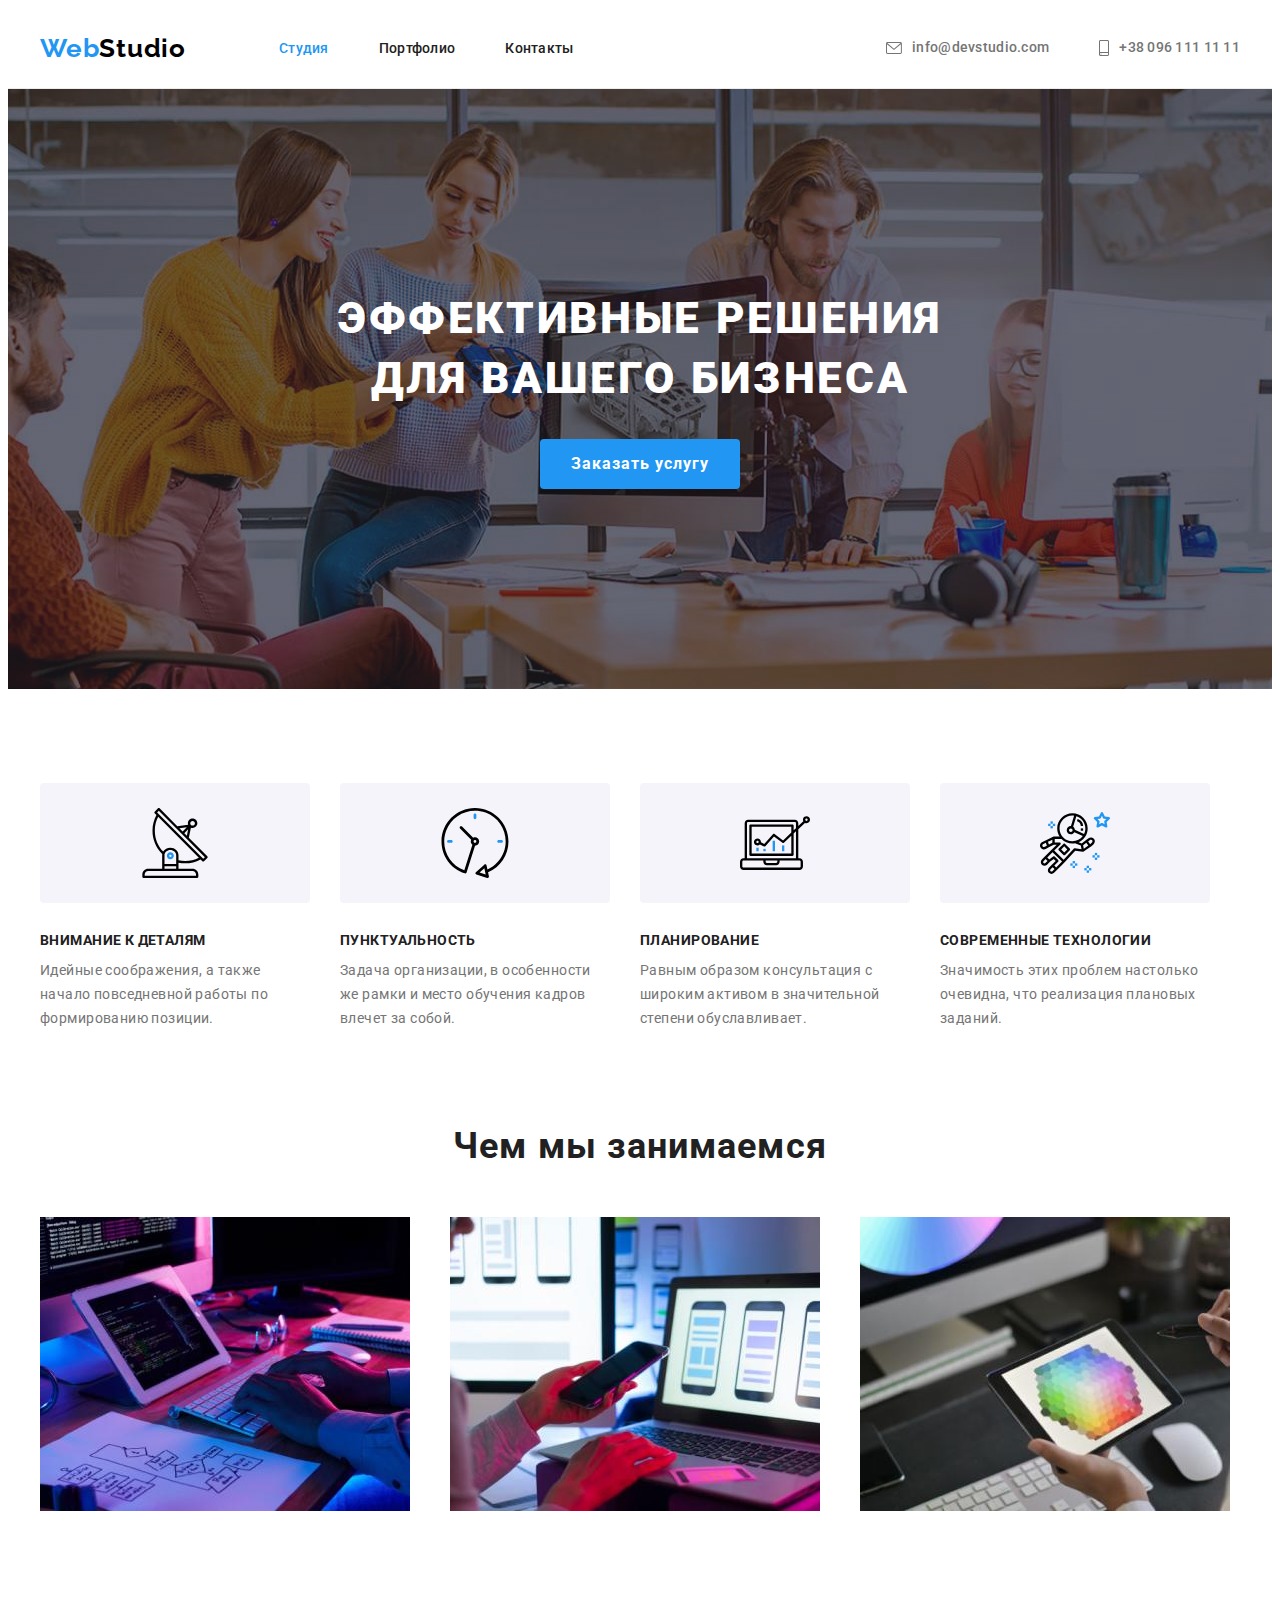
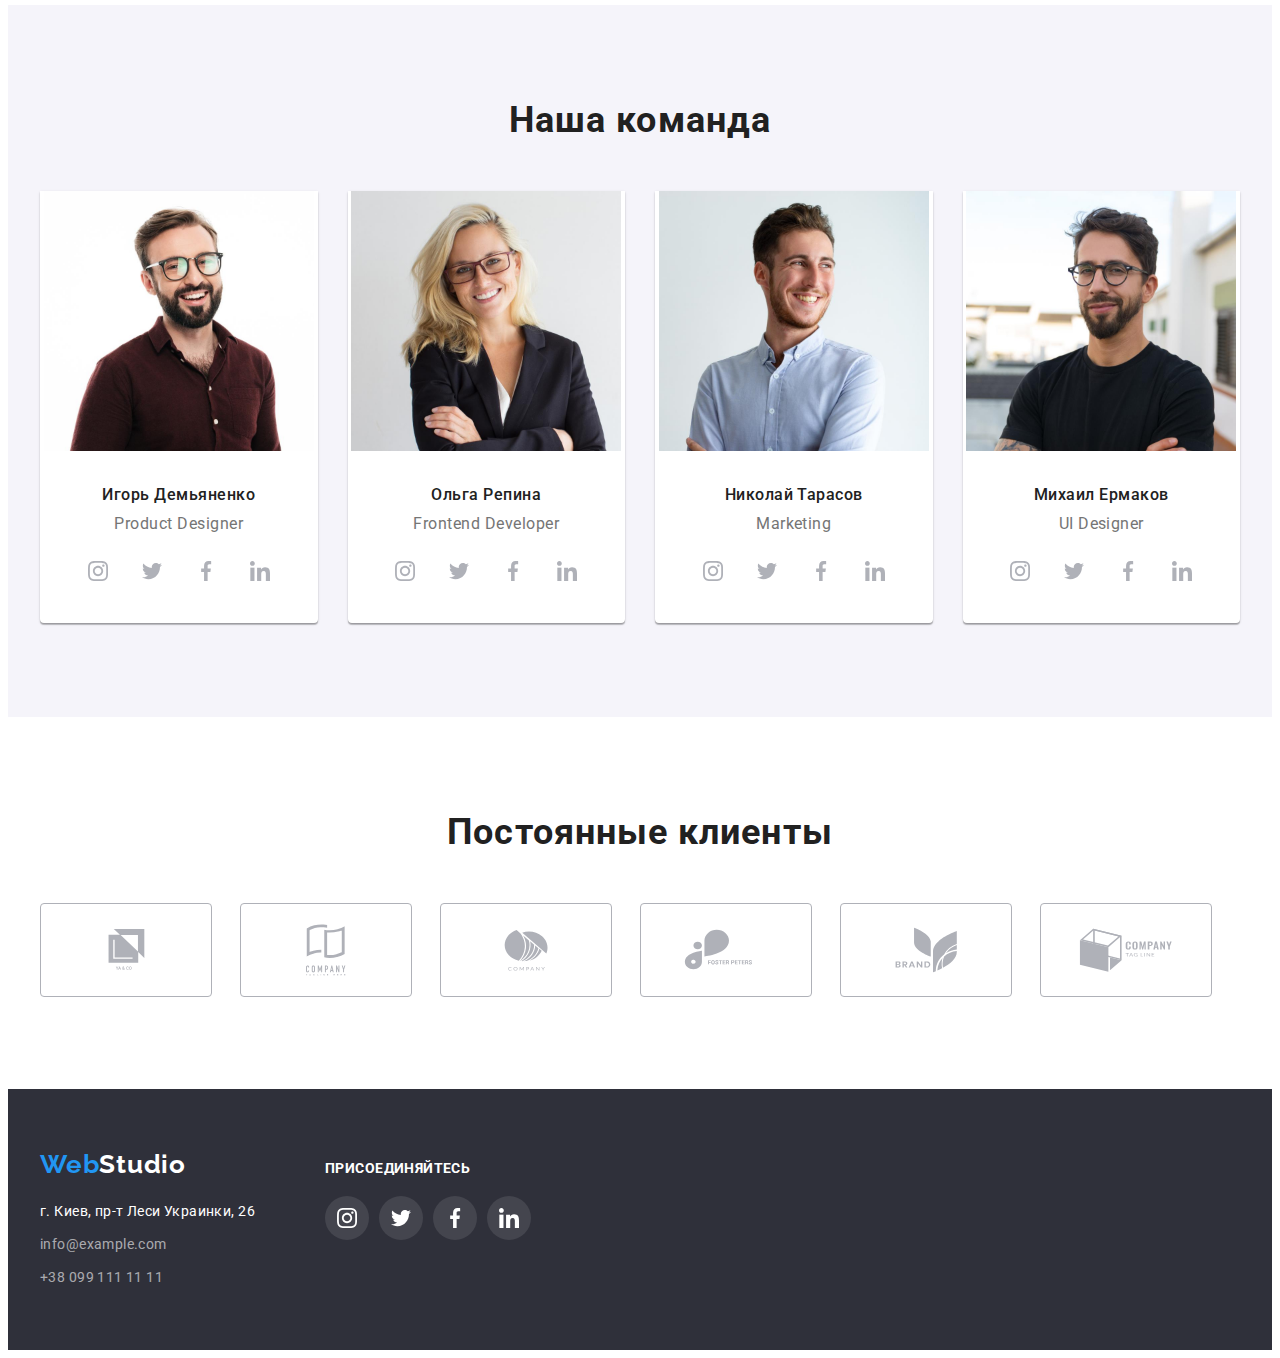
<file: index.html>
<!DOCTYPE html>
<html lang="ru">
	<head>
		<meta charset="UTF-8" />
		<meta http-equiv="X-UA-Compatible" content="IE=edge" />
		<meta name="viewport" content="width=device-width, initial-scale=1.0" />
		<title>Студия</title>
		<link
			rel="stylesheet"
			href="https://cdnjs.cloudflare.com/ajax/libs/modern-normalize/1.1.0/modern-normalize.min.css"
			integrity="sha512-wpPYUAdjBVSE4KJnH1VR1HeZfpl1ub8YT/NKx4PuQ5NmX2tKuGu6U/JRp5y+Y8XG2tV+wKQpNHVUX03MfMFn9Q=="
			crossorigin="anonymous"
			referrerpolicy="no-referrer"
		/>
		<link rel="preconnect" href="https://fonts.googleapis.com" />
		<link rel="preconnect" href="https://fonts.gstatic.com" crossorigin />
		<link
			href="https://fonts.googleapis.com/css2?family=Raleway:wght@700&family=Roboto:wght@400;500;700;900&display=swap"
			rel="stylesheet"
		/>
		<link rel="stylesheet" href="./css/styles.css" />
	</head>
	<body>
		<header class="header">
			<div class="container header-container">
				<nav class="header-nav">
					<a class="logo header-logo" href="./index.html"
						><span lang="en">Web<span class="logo-dark">Studio</span></span></a
					>
					<ul class="list nav-list">
						<li class="nav-item">
							<a class="menu-link current link" href="./index.html">Студия</a>
						</li>
						<li class="nav-item">
							<a class="menu-link link" href="./portfolio.html">Портфолио</a>
						</li>
						<li class="nav-item">
							<a class="menu-link link" href="">Контакты</a>
						</li>
					</ul>
				</nav>
				<ul class="list header-contacts">
					<li class="header-contacts-item">
						<a class="header-mail link" href="mailto:info@devstudio.com">
							<svg class="header-icons" height="12" width="16">
								<use href="./images/icons.svg#icon-header-mail"></use>
							</svg>
							info@devstudio.com</a
						>
					</li>
					<li class="header-contacts-item">
						<a class="header-tel link" href="tel:+380961111111">
							<svg class="header-icons" height="16" width="10">
								<use href="./images/icons.svg#icon-header-tel"></use>
							</svg>
							+38 096 111 11 11</a
						>
					</li>
				</ul>
			</div>
		</header>
		<main>
			<section class="hero">
				<div class="container hero-container">
					<h1 class="hero-title">Эффективные решения для вашего бизнеса</h1>
					<button class="hero-btn btn btn-light" type="button">Заказать услугу</button>
				</div>
			</section>
			<section class="advantages section">
				<div class="container">
					<h2 class="advantages-title visually-hidden">Наши преимущества</h2>
					<ul class="list advantages-list">
						<li class="advantages-item">
							<div class="advantages-item-field">
								<svg class="advantages-item-svg">
									<use href="./images/icons.svg#icon-advantages-1"></use>
								</svg>
							</div>
							<h3 class="advantages-item-title">Внимание к деталям</h3>
							<p class="advantages-item-text">
								Идейные соображения, а также начало повседневной работы по формированию позиции.
							</p>
						</li>
						<li class="advantages-item">
							<div class="advantages-item-field">
								<svg class="advantages-item-svg">
									<use href="./images/icons.svg#icon-advantages-2"></use>
								</svg>
							</div>
							<h3 class="advantages-item-title">Пунктуальность</h3>
							<p class="advantages-item-text">
								Задача организации, в особенности же рамки и место обучения кадров влечет за собой.
							</p>
						</li>
						<li class="advantages-item">
							<div class="advantages-item-field">
								<svg class="advantages-item-svg">
									<use href="./images/icons.svg#icon-advantages-3"></use>
								</svg>
							</div>
							<h3 class="advantages-item-title">Планирование</h3>
							<p class="advantages-item-text">
								Равным образом консультация с широким активом в значительной степени обуславливает.
							</p>
						</li>
						<li class="advantages-item">
							<div class="advantages-item-field">
								<svg class="advantages-item-svg">
									<use href="./images/icons.svg#icon-advantages-4"></use>
								</svg>
							</div>
							<h3 class="advantages-item-title">Современные технологии</h3>
							<p class="advantages-item-text">
								Значимость этих проблем настолько очевидна, что реализация плановых заданий.
							</p>
						</li>
					</ul>
				</div>
			</section>
			<section class="what-we-do section">
				<div class="container">
					<h2 class="what-we-do-title">Чем мы занимаемся</h2>
					<ul class="list what-we-do-list">
						<li class="what-we-do-item">
							<img
								class="what-we-do-item-image"
								src="./images/what-we-do-1.jpg"
								alt="Пишем код"
								width="370"
								height="294"
							/>
						</li>
						<li class="what-we-do-item">
							<img
								class="what-we-do-item-image"
								src="./images/what-we-do-2.jpg"
								alt="Тестируем"
								width="370"
								height="294"
							/>
						</li>
						<li class="what-we-do-item">
							<img
								class="what-we-do-item-image"
								src="./images/what-we-do-3.jpg"
								alt="Занимаемся дизайном"
								width="370"
								height="294"
							/>
						</li>
					</ul>
				</div>
			</section>
			<section class="our-team section">
				<div class="container">
					<h2 class="our-team-title">Наша команда</h2>
					<ul class="our-team-list list">
						<li class="our-team-list-item">
							<img
								class="our-team-list-photo"
								src="./images/our-team-1.jpg"
								alt="Игорь Демьяненко Product Designer"
								width="270"
								height="260"
							/>
							<div class="our-team-list-text-container">
								<h3 class="our-team-list-title">Игорь Демьяненко</h3>
								<p class="our-team-list-text">Product Designer</p>
								<ul class="member-social list">
									<li class="member-social-item">
										<a class="member-social-item-link social-item-link" href="">
											<svg class="social-icon">
												<use href="./images/icons.svg#icon-socials-insta"></use>
											</svg>
										</a>
									</li>
									<li class="member-social-item">
										<a class="member-social-item-link social-item-link" href="">
											<svg class="social-icon">
												<use href="./images/icons.svg#icon-socials-twitter"></use>
											</svg>
										</a>
									</li>
									<li class="member-social-item">
										<a class="member-social-item-link social-item-link" href="">
											<svg class="social-icon">
												<use href="./images/icons.svg#icon-socials-facebook"></use>
											</svg>
										</a>
									</li>
									<li class="member-social-item">
										<a class="member-social-item-link social-item-link" href="">
											<svg class="social-icon">
												<use href="./images/icons.svg#icon-socials-linkedin"></use>
											</svg>
										</a>
									</li>
								</ul>
							</div>
						</li>
						<li class="our-team-list-item">
							<img
								class="our-team-list-photo"
								src="./images/our-team-2.jpg"
								alt="Ольга Репина Frontend Developer"
								width="270"
								height="260"
							/>
							<div class="our-team-list-text-container">
								<h3 class="our-team-list-title">Ольга Репина</h3>
								<p class="our-team-list-text">Frontend Developer</p>
								<ul class="member-social list">
									<li class="member-social-item">
										<a class="member-social-item-link social-item-link" href="">
											<svg class="social-icon">
												<use href="./images/icons.svg#icon-socials-insta"></use>
											</svg>
										</a>
									</li>
									<li class="member-social-item">
										<a class="member-social-item-link social-item-link" href="">
											<svg class="social-icon">
												<use href="./images/icons.svg#icon-socials-twitter"></use>
											</svg>
										</a>
									</li>
									<li class="member-social-item">
										<a class="member-social-item-link social-item-link" href="">
											<svg class="social-icon">
												<use href="./images/icons.svg#icon-socials-facebook"></use>
											</svg>
										</a>
									</li>
									<li class="member-social-item">
										<a class="member-social-item-link social-item-link" href="">
											<svg class="social-icon">
												<use href="./images/icons.svg#icon-socials-linkedin"></use>
											</svg>
										</a>
									</li>
								</ul>
							</div>
						</li>
						<li class="our-team-list-item">
							<img
								class="our-team-list-photo"
								src="./images/our-team-3.jpg"
								alt="Николай Тарасов Marketing"
								width="270"
								height="260"
							/>
							<div class="our-team-list-text-container">
								<h3 class="our-team-list-title">Николай Тарасов</h3>
								<p class="our-team-list-text">Marketing</p>
								<ul class="member-social list">
									<li class="member-social-item">
										<a class="member-social-item-link social-item-link" href="">
											<svg class="social-icon">
												<use href="./images/icons.svg#icon-socials-insta"></use>
											</svg>
										</a>
									</li>
									<li class="member-social-item">
										<a class="member-social-item-link social-item-link" href="">
											<svg class="social-icon">
												<use href="./images/icons.svg#icon-socials-twitter"></use>
											</svg>
										</a>
									</li>
									<li class="member-social-item">
										<a class="member-social-item-link social-item-link" href="">
											<svg class="social-icon">
												<use href="./images/icons.svg#icon-socials-facebook"></use>
											</svg>
										</a>
									</li>
									<li class="member-social-item">
										<a class="member-social-item-link social-item-link" href="">
											<svg class="social-icon">
												<use href="./images/icons.svg#icon-socials-linkedin"></use>
											</svg>
										</a>
									</li>
								</ul>
							</div>
						</li>
						<li class="our-team-list-item">
							<img
								class="our-team-list-photo"
								src="./images/our-team-4.jpg"
								alt="Михаил Ермаков UI Designer"
								width="270"
								height="260"
							/>
							<div class="our-team-list-text-container">
								<h3 class="our-team-list-title">Михаил Ермаков</h3>
								<p class="our-team-list-text">UI Designer</p>
								<ul class="member-social list">
									<li class="member-social-item">
										<a class="member-social-item-link social-item-link" href="">
											<svg class="social-icon">
												<use href="./images/icons.svg#icon-socials-insta"></use>
											</svg>
										</a>
									</li>
									<li class="member-social-item">
										<a class="member-social-item-link social-item-link" href="">
											<svg class="social-icon">
												<use href="./images/icons.svg#icon-socials-twitter"></use>
											</svg>
										</a>
									</li>
									<li class="member-social-item">
										<a class="member-social-item-link social-item-link" href="">
											<svg class="social-icon">
												<use href="./images/icons.svg#icon-socials-facebook"></use>
											</svg>
										</a>
									</li>
									<li class="member-social-item">
										<a class="member-social-item-link social-item-link" href="">
											<svg class="social-icon">
												<use href="./images/icons.svg#icon-socials-linkedin"></use>
											</svg>
										</a>
									</li>
								</ul>
							</div>
						</li>
					</ul>
				</div>
			</section>
			<section class="clients section">
				<div class="container">
					<h2 class="clients-title">Постоянные клиенты</h2>
					<ul class="clients-list list">
						<li class="clients-list-item">
							<a href="" class="clients-list-item-link">
								<svg class="clients-list-logo" width="47" height="41">
									<use href="./images/icons.svg#icon-client-1"></use>
								</svg>
							</a>
						</li>
						<li class="clients-list-item">
							<a href="" class="clients-list-item-link">
								<svg class="clients-list-logo" width="40" height="52">
									<use href="./images/icons.svg#icon-client-2"></use>
								</svg>
							</a>
						</li>
						<li class="clients-list-item">
							<a href="" class="clients-list-item-link">
								<svg class="clients-list-logo" width="44" height="42">
									<use href="./images/icons.svg#icon-client-3"></use>
								</svg>
							</a>
						</li>
						<li class="clients-list-item">
							<a href="" class="clients-list-item-link">
								<svg class="clients-list-logo" width="85" height="41">
									<use href="./images/icons.svg#icon-client-4"></use>
								</svg>
							</a>
						</li>
						<li class="clients-list-item">
							<a href="" class="clients-list-item-link">
								<svg class="clients-list-logo" width="63" height="46">
									<use href="./images/icons.svg#icon-client-5"></use>
								</svg>
							</a>
						</li>
						<li class="clients-list-item">
							<a href="" class="clients-list-item-link">
								<svg class="clients-list-logo" width="94" height="44">
									<use href="./images/icons.svg#icon-client-6"></use>
								</svg>
							</a>
						</li>
					</ul>
				</div>
			</section>
		</main>
		<footer class="footer">
			<div class="footer-container container">
				<div class="footer-address-container">
					<a class="logo footer-logo" href="./index.html"
						><span lang="en">Web<span class="logo-light">Studio</span></span></a
					>
					<address class="footer-address">
						<ul class="footer-list list">
							<li class="footer-list-item">
								<a
									class="footer-map link"
									href="https://goo.gl/maps/AyxEVt1A3nNoJQqk6"
									target="_blank"
									rel="noopener noreferrer"
									>г. Киев, пр-т Леси Украинки, 26</a
								>
							</li>
							<li class="footer-list-item">
								<a class="footer-mail link" href="mailto:info@example.com">info@example.com</a>
							</li>
							<li class="footer-list-item">
								<a class="footer-tel link" href="tel:+380991111111">+38 099 111 11 11</a>
							</li>
						</ul>
					</address>
				</div>
				<div class="footer-join-us">
					<h2 class="footer-join-us-title">присоединяйтесь</h2>
					<ul class="footer-join-us-list list">
						<li class="footer-join-us-list-item">
							<a class="footer-social-item-link social-item-link" href="">
								<svg class="social-icon">
									<use href="./images/icons.svg#icon-socials-insta"></use>
								</svg>
							</a>
						</li>
						<li class="footer-join-us-list-item">
							<a class="footer-social-item-link social-item-link" href="">
								<svg class="social-icon">
									<use href="./images/icons.svg#icon-socials-twitter"></use>
								</svg>
							</a>
						</li>
						<li class="footer-join-us-list-item">
							<a class="footer-social-item-link social-item-link" href="">
								<svg class="social-icon">
									<use href="./images/icons.svg#icon-socials-facebook"></use>
								</svg>
							</a>
						</li>
						<li class="footer-join-us-list-item">
							<a class="footer-social-item-link social-item-link" href="">
								<svg class="social-icon">
									<use href="./images/icons.svg#icon-socials-linkedin"></use>
								</svg>
							</a>
						</li>
					</ul>
				</div>
			</div>
		</footer>
	</body>
</html>
</file>
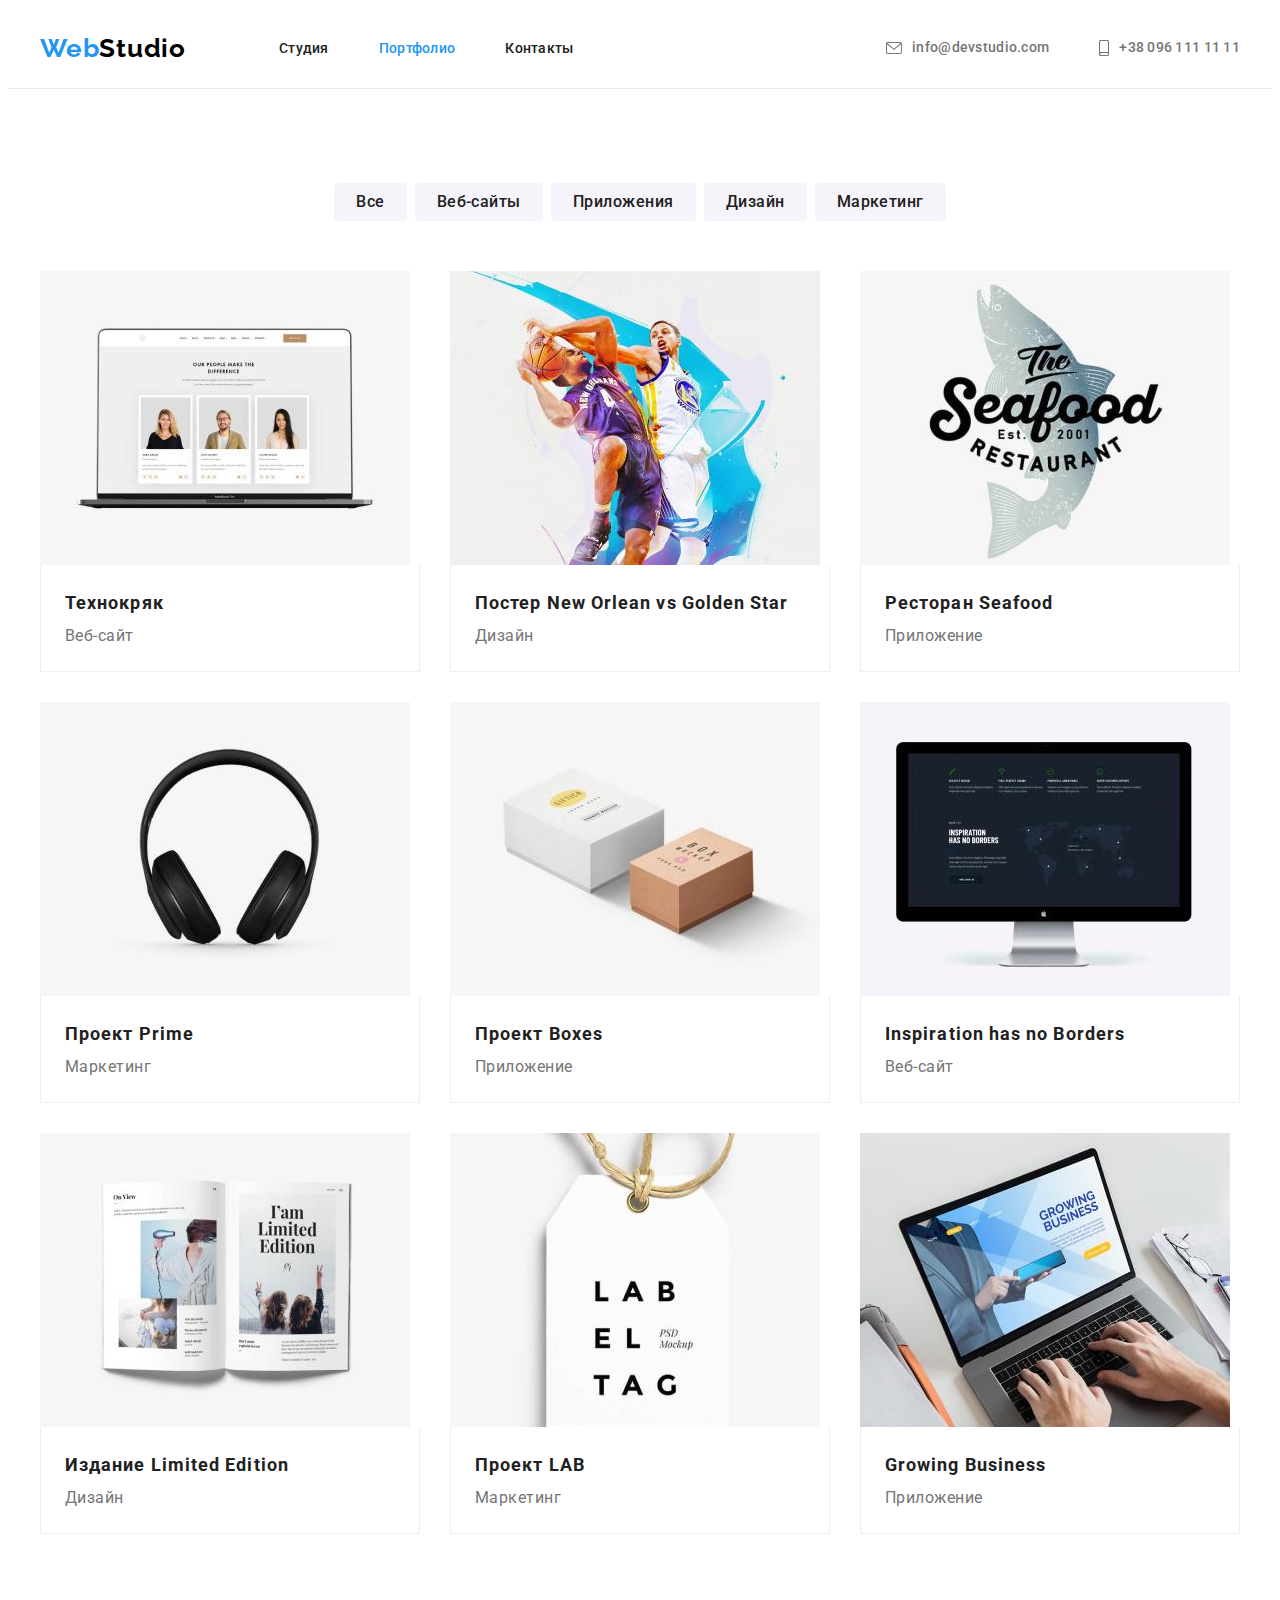
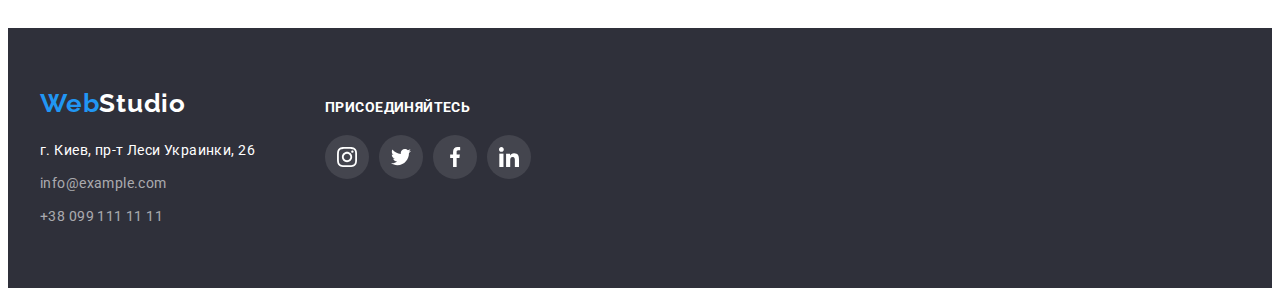
<file: portfolio.html>
<!DOCTYPE html>
<html lang="ru">
	<head>
		<meta charset="UTF-8" />
		<meta http-equiv="X-UA-Compatible" content="IE=edge" />
		<meta name="viewport" content="width=device-width, initial-scale=1.0" />
		<title>Портфолио</title>
		<link
			rel="stylesheet"
			href="https://cdnjs.cloudflare.com/ajax/libs/modern-normalize/1.1.0/modern-normalize.min.css"
			integrity="sha512-wpPYUAdjBVSE4KJnH1VR1HeZfpl1ub8YT/NKx4PuQ5NmX2tKuGu6U/JRp5y+Y8XG2tV+wKQpNHVUX03MfMFn9Q=="
			crossorigin="anonymous"
			referrerpolicy="no-referrer"
		/>
		<link rel="preconnect" href="https://fonts.googleapis.com" />
		<link rel="preconnect" href="https://fonts.gstatic.com" crossorigin />
		<link
			href="https://fonts.googleapis.com/css2?family=Raleway:wght@700&family=Roboto:wght@400;500;700;900&display=swap"
			rel="stylesheet"
		/>
		<link rel="stylesheet" href="./css/styles.css" />
	</head>
	<body>
		<header class="header">
			<div class="container header-container">
				<nav class="header-nav">
					<a class="logo header-logo" href="./index.html"
						><span lang="en">Web<span class="logo-dark">Studio</span></span></a
					>
					<ul class="list nav-list">
						<li class="nav-item">
							<a class="menu-link link" href="./index.html">Студия</a>
						</li>
						<li class="nav-item">
							<a class="menu-link current link" href="./portfolio.html">Портфолио</a>
						</li>
						<li class="nav-item">
							<a class="menu-link link" href="">Контакты</a>
						</li>
					</ul>
				</nav>
				<ul class="list header-contacts">
					<li class="header-contacts-item">
						<a class="header-mail link" href="mailto:info@devstudio.com">
							<svg class="header-icons" height="12" width="16">
								<use href="./images/icons.svg#icon-header-mail"></use>
							</svg>
							info@devstudio.com</a
						>
					</li>
					<li class="header-contacts-item">
						<a class="header-tel link" href="tel:+380961111111">
							<svg class="header-icons" height="16" width="10">
								<use href="./images/icons.svg#icon-header-tel"></use>
							</svg>
							+38 096 111 11 11</a
						>
					</li>
				</ul>
			</div>
		</header>
		<main>
			<section class="portfolio section">
				<div class="container">
					<h1 class="portfolio-title visually-hidden">Наше портфолио</h1>
					<ul class="list portfolio-list">
						<li class="portfolio-list-item">
							<button class="portfolio-btn btn btn-dark" type="button">Все</button>
						</li>
						<li class="portfolio-list-item">
							<button class="portfolio-btn btn btn-dark" type="button">Веб-сайты</button>
						</li>
						<li class="portfolio-list-item">
							<button class="portfolio-btn btn btn-dark" type="button">Приложения</button>
						</li>
						<li class="portfolio-list-item">
							<button class="portfolio-btn btn btn-dark" type="button">Дизайн</button>
						</li>
						<li class="portfolio-list-item">
							<button class="portfolio-btn btn btn-dark" type="button">Маркетинг</button>
						</li>
					</ul>
					<ul class="portfolio-list-cards list">
						<li class="portfolio-list-card">
							<a href="" class="portfolio-list-card-link">
								<img
									class="portfolio-list-card-img"
									src="./images/portfolio-1.jpg"
									alt="Технокряк"
									width="370"
									height="294"
								/>
								<div class="portfolio-list-card-text">
									<h3 class="portfolio-item-title">Технокряк</h3>
									<p class="portfolio-item-text">Веб-сайт</p>
								</div>
							</a>
						</li>
						<li class="portfolio-list-card">
							<a href="" class="portfolio-list-card-link">
								<img
									class="portfolio-list-card-img"
									src="./images/portfolio-2.jpg"
									alt="Постер New Orlean vs Golden Star"
									width="370"
									height="294"
								/>
								<div class="portfolio-list-card-text">
									<h3 class="portfolio-item-title">
										Постер <span lang="en">New Orlean vs Golden Star</span>
									</h3>
									<p class="portfolio-item-text">Дизайн</p>
								</div>
							</a>
						</li>
						<li class="portfolio-list-card">
							<a href="" class="portfolio-list-card-link">
								<img
									class="portfolio-list-card-img"
									src="./images/portfolio-3.jpg"
									alt="Ресторан Seafood"
									width="370"
									height="294"
								/>
								<div class="portfolio-list-card-text">
									<h3 class="portfolio-item-title">Ресторан <span lang="en">Seafood</span></h3>
									<p class="portfolio-item-text">Приложение</p>
								</div>
							</a>
						</li>
						<li class="portfolio-list-card">
							<a href="" class="portfolio-list-card-link">
								<img
									class="portfolio-list-card-img"
									src="./images/portfolio-4.jpg"
									alt="Проект Prime"
									width="370"
									height="294"
								/>
								<div class="portfolio-list-card-text">
									<h3 class="portfolio-item-title">Проект <span lang="en">Prime</span></h3>
									<p class="portfolio-item-text">Маркетинг</p>
								</div>
							</a>
						</li>
						<li class="portfolio-list-card">
							<a href="" class="portfolio-list-card-link">
								<img
									class="portfolio-list-card-img"
									src="./images/portfolio-5.jpg"
									alt="Проект Boxes"
									width="370"
									height="294"
								/>
								<div class="portfolio-list-card-text">
									<h3 class="portfolio-item-title">Проект <span lang="en">Boxes</span></h3>
									<p class="portfolio-item-text">Приложение</p>
								</div>
							</a>
						</li>
						<li class="portfolio-list-card">
							<a href="" class="portfolio-list-card-link">
								<img
									class="portfolio-list-card-img"
									src="./images/portfolio-6.jpg"
									alt="Inspiration has no Borders"
									width="370"
									height="294"
								/>
								<div class="portfolio-list-card-text">
									<h3 class="portfolio-item-title" lang="en">Inspiration has no Borders</h3>
									<p class="portfolio-item-text">Веб-сайт</p>
								</div>
							</a>
						</li>
						<li class="portfolio-list-card">
							<a href="" class="portfolio-list-card-link">
								<img
									class="portfolio-list-card-img"
									src="./images/portfolio-7.jpg"
									alt="Издание Limited Edition"
									width="370"
									height="294"
								/>
								<div class="portfolio-list-card-text">
									<h3 class="portfolio-item-title">
										Издание <span lang="en">Limited Edition</span>
									</h3>
									<p class="portfolio-item-text">Дизайн</p>
								</div>
							</a>
						</li>
						<li class="portfolio-list-card">
							<a href="" class="portfolio-list-card-link">
								<img
									class="portfolio-list-card-img"
									src="./images/portfolio-8.jpg"
									alt="Проект LAB"
									width="370"
									height="294"
								/>
								<div class="portfolio-list-card-text">
									<h3 class="portfolio-item-title">Проект <span lang="en">LAB</span></h3>
									<p class="portfolio-item-text">Маркетинг</p>
								</div>
							</a>
						</li>
						<li class="portfolio-list-card">
							<a href="" class="portfolio-list-card-link">
								<img
									class="portfolio-list-card-img"
									src="./images/portfolio-9.jpg"
									alt="Growing Business"
									width="370"
									height="294"
								/>
								<div class="portfolio-list-card-text">
									<h3 class="portfolio-item-title" lang="en">Growing Business</h3>
									<p class="portfolio-item-text">Приложение</p>
								</div>
							</a>
						</li>
					</ul>
				</div>
			</section>
		</main>
		<footer class="footer">
			<div class="footer-container container">
				<div class="footer-address-container">
					<a class="logo footer-logo" href="./index.html"
						><span lang="en">Web<span class="logo-light">Studio</span></span></a
					>
					<address class="footer-address">
						<ul class="footer-list list">
							<li class="footer-list-item">
								<a
									class="footer-map link"
									href="https://goo.gl/maps/AyxEVt1A3nNoJQqk6"
									target="_blank"
									rel="noopener noreferrer"
									>г. Киев, пр-т Леси Украинки, 26</a
								>
							</li>
							<li class="footer-list-item">
								<a class="footer-mail link" href="mailto:info@example.com">info@example.com</a>
							</li>
							<li class="footer-list-item">
								<a class="footer-tel link" href="tel:+380991111111">+38 099 111 11 11</a>
							</li>
						</ul>
					</address>
				</div>
				<div class="footer-join-us">
					<h2 class="footer-join-us-title">присоединяйтесь</h2>
					<ul class="footer-join-us-list list">
						<li class="footer-join-us-list-item">
							<a class="footer-social-item-link social-item-link" href="">
								<svg class="social-icon">
									<use href="./images/icons.svg#icon-socials-insta"></use>
								</svg>
							</a>
						</li>
						<li class="footer-join-us-list-item">
							<a class="footer-social-item-link social-item-link" href="">
								<svg class="social-icon">
									<use href="./images/icons.svg#icon-socials-twitter"></use>
								</svg>
							</a>
						</li>
						<li class="footer-join-us-list-item">
							<a class="footer-social-item-link social-item-link" href="">
								<svg class="social-icon">
									<use href="./images/icons.svg#icon-socials-facebook"></use>
								</svg>
							</a>
						</li>
						<li class="footer-join-us-list-item">
							<a class="footer-social-item-link social-item-link" href="">
								<svg class="social-icon">
									<use href="./images/icons.svg#icon-socials-linkedin"></use>
								</svg>
							</a>
						</li>
					</ul>
				</div>
			</div>
		</footer>
	</body>
</html>
</file>
<file: css/styles.css>
:root {
	--primary-text-color: #212121;
	--secondary-text-color: #757575;
	--logo-dark-color: #000000;
	--accent-color: #2196f3;
	--dark-background: #2f303a;
	--our-team-section-background: #f5f4fa;
	--our-team-list-item-background: #ffffff;
	--secondary-title-color: #ffffff;
	--footer-link-color: #ffffff99;
	--header-border: #ececec;
	--portfolio-list-card-border: #eeeeee;
	--icon-color: #afb1b8;
}

p,
h1,
h2,
h3,
h4,
h5,
h6 {
	margin: 0;
}

ul {
	margin: 0;
	padding: 0;
}

.visually-hidden {
	position: absolute;
	white-space: nowrap;
	width: 1px;
	height: 1px;
	overflow: hidden;
	border: 0;
	padding: 0;
	clip: rect(0 0 0 0);
	clip-path: inset(50%);
	margin: -1px;
}

body {
	font-family: 'Roboto', sans-serif;
	color: var(--primary-text-color);
}

.container {
	width: 1200px;
	padding-left: 15px;
	padding-right: 15px;
	margin: 0 auto;
}

.section {
	padding: 94px 0;
}

.list {
	list-style: none;
}

.link {
	text-decoration: none;
}

.btn {
	cursor: pointer;
	font-family: inherit;
	border: none;
}

.btn-light {
	color: #ffffff;
}

.btn-dark {
	color: #212121;
}

.social-item-link {
	width: 44px;
	height: 44px;
	border-radius: 50%;
	display: flex;
	justify-content: center;
	align-items: center;
	outline: none;
}

.social-icon {
	width: 20px;
	height: 20px;
	fill: currentColor;
}

/*----------Header----------*/
.header {
	color: var(--primary-text-color);
	border-bottom: 1px solid var(--header-border);
}

.header-container {
	display: flex;
	justify-content: space-between;
}

.header-logo {
	margin-right: 93px;
}

.logo {
	text-decoration: none;
	font-family: Raleway;
	font-style: normal;
	font-weight: 700;
	font-size: 26px;
	line-height: 1.19;
	letter-spacing: 0.03em;
	color: var(--accent-color);
}

.logo-light {
	color: var(--secondary-title-color);
}

.logo-dark {
	color: var(--logo-dark-color);
}

.header-nav {
	display: flex;
	align-items: center;
}

.nav-list {
	display: flex;
}

.nav-item:not(:last-child) {
	margin-right: 50px;
}

.menu-link {
	display: block;
	font-weight: 500;
	font-size: 14px;
	line-height: 1.15;
	letter-spacing: 0.02em;
	color: var(--primary-text-color);
	padding: 32px 0;
}

.menu-link:hover,
.menu-link:focus {
	color: var(--accent-color);
}

.header-contacts {
	display: flex;
	align-items: center;
}

.header-contacts-item:not(:first-child) {
	margin-left: 50px;
}

.header-mail,
.header-tel {
	display: flex;
	font-weight: 500;
	font-size: 14px;
	line-height: 1.14;
	letter-spacing: 0.02em;
	color: var(--secondary-text-color);
	padding: 32px 0;
	align-items: center;
}

.header-mail:hover,
.header-mail:focus,
.header-tel:hover,
.header-tel:focus,
.nav-list .current {
	color: var(--accent-color);
}

.header-icons {
	margin-right: 10px;
	fill: currentColor;
}
/*----------Hero----------*/

.hero {
	background-color: var(--dark-background);
	background-image: linear-gradient(rgba(47, 48, 58, 0.4), rgba(47, 48, 58, 0.4)),
		url('../images/hero-bg.jpg');
	background-repeat: no-repeat;

	background-position: center;
}

.hero-container {
	padding: 200px 0;
}

.hero-title {
	width: 696px;
	font-weight: 900;
	font-size: 44px;
	line-height: 1.36;
	letter-spacing: 0.06em;
	text-transform: uppercase;
	text-align: center;
	color: var(--secondary-title-color);
	margin: 0 auto 30px;
}

.hero-btn {
	font-weight: 700;
	font-size: 16px;
	line-height: 1.87;
	display: flex;
	align-items: center;
	justify-content: center;
	letter-spacing: 0.06em;
	background-color: #2196f3;
	box-shadow: 0px 4px 4px rgba(0, 0, 0, 0.15);
	border-radius: 4px;
	width: 200px;
	height: 50px;
	left: 700px;
	top: 430px;
	margin: 0 auto;
}

.hero-btn:hover,
.hero-btn:focus {
	background-color: #188ce8;
}

/*----------Advantages----------*/
.advantages-list {
	display: flex;
}

.advantages-item {
	width: 270px;
}

.advantages-item:not(:last-child) {
	margin-right: 30px;
}

.advantages-item-field {
	width: 270px;
	height: 120px;
	margin-bottom: 30px;
	background-color: var(--our-team-section-background);
	display: flex;
	align-items: center;
	justify-content: center;
	border-radius: 4px;
}

.advantages-item-field:hover {
	filter: drop-shadow(0px 4px 4px rgba(0, 0, 0, 0.25));
}

.advantages-item-svg {
	height: 70px;
	width: 70px;
}

.advantages-item-title {
	font-weight: 700;
	font-size: 14px;
	line-height: 1.14;
	letter-spacing: 0.03em;
	text-transform: uppercase;
	color: var(--primary-text-color);
	margin-bottom: 10px;
}

.advantages-item-text {
	font-size: 14px;
	line-height: 1.71;
	letter-spacing: 0.03em;
	color: var(--secondary-text-color);
}

/*----------What we do----------*/
.what-we-do {
	padding: 0 0 94px;
}

.what-we-do-title {
	font-weight: 700;
	font-size: 36px;
	line-height: 1.17;
	text-align: center;
	letter-spacing: 0.03em;
	color: var(--primary-text-color);
	margin-bottom: 50px;
}

.what-we-do-list {
	display: flex;
	flex-wrap: wrap;
	margin-left: -30px;
	margin-top: -30px;
}

.what-we-do-item {
	flex-basis: calc(100% / 3 - 30px);
	margin-left: 30px;
	margin-top: 30px;
}

.what-we-do-item-image {
	display: block;
}

/*----------Our team----------*/
.our-team {
	background-color: var(--our-team-section-background);
}

.our-team-title {
	font-weight: 700;
	font-size: 36px;
	line-height: 1.17;
	text-align: center;
	letter-spacing: 0.03em;
	margin-bottom: 50px;
}

.our-team-list {
	display: flex;
	margin-left: -30px;
}

.our-team-list-item {
	flex-basis: calc(100% / 3 - 30px);
	flex-wrap: wrap;
	margin-left: 30px;
	text-align: center;
	background: #ffffff;
	box-shadow: 0px 1px 3px rgba(0, 0, 0, 0.12), 0px 1px 1px rgba(0, 0, 0, 0.14),
		0px 2px 1px rgba(0, 0, 0, 0.2);
	border-radius: 0px 0px 4px 4px;
}

.our-team-list-text-container {
	padding-top: 30px;
	padding-bottom: 30px;
}

.our-team-list-title {
	font-weight: 500;
	font-size: 16px;
	line-height: 1.19;
	letter-spacing: 0.03em;
	color: var(--primary-text-color);
	margin-bottom: 10px;
}

.our-team-list-text {
	font-size: 16px;
	line-height: 1.19;
	letter-spacing: 0.03em;
	color: var(--secondary-text-color);
	margin-bottom: 16px;
}

.member-social {
	display: flex;
	justify-content: center;
}

.member-social-item-link {
	color: var(--icon-color);
}

.member-social-item-link:hover,
.member-social-item-link:focus {
	background-color: var(--accent-color);
	color: #ffffff;
}

.member-social-item:not(:last-child) {
	margin-right: 10px;
}

/*----------Clients----------*/

.clients-title {
	font-weight: 700;
	font-size: 36px;
	line-height: 1.17;
	text-align: center;
	letter-spacing: 0.03em;
	margin-bottom: 50px;
}

.clients-list {
	display: flex;
}

.clients-list-item {
	width: 170px;
	height: 92px;
}

.clients-list-item:not(:last-child) {
	margin-right: 30px;
}

.clients-list-item-link {
	width: 100%;
	height: 100%;
	display: flex;
	border: 1px solid #afb1b8;
	border-radius: 4px;
	align-items: center;
	justify-content: center;
	color: var(--icon-color);
}

.clients-list-item-link:hover,
.clients-list-item-link:focus {
	color: var(--accent-color);
	border: 1px solid var(--accent-color);
	cursor: pointer;
}

.clients-list-logo {
	fill: currentColor;
}

/*----------Footer----------*/

.footer {
	background-color: var(--dark-background);
	padding: 60px 0;
}

.footer-container {
	display: flex;
	align-items: baseline;
}

.footer-logo {
	display: block;
	margin-bottom: 20px;
}

.footer-address-container {
	margin-right: 70px;
}

.footer-list-item:not(:last-child) {
	margin-bottom: 9px;
}

.footer-map {
	font-style: normal;
	font-size: 14px;
	line-height: 1.71;
	letter-spacing: 0.03em;
	color: #ffffff;
}

.footer-mail,
.footer-tel {
	font-style: normal;
	font-size: 14px;
	line-height: 1.71;
	letter-spacing: 0.03em;
	color: var(--footer-link-color);
}

.footer-mail:hover,
.footer-mail:focus,
.footer-tel:hover,
.footer-tel:focus,
.footer-map:hover,
.footer-map:focus {
	color: var(--accent-color);
}

.footer-join-us-title {
	font-weight: 700;
	font-size: 14px;
	line-height: calc(16 / 14);
	letter-spacing: 0.03em;
	text-transform: uppercase;
	color: var(--secondary-title-color);
	margin-bottom: 20px;
}

.footer-join-us-list {
	display: flex;
}

.footer-join-us-list-item:not(:last-child) {
	margin-right: 10px;
}

.footer-social-item-link {
	color: var(--secondary-title-color);
	background: rgba(255, 255, 255, 0.1);
}

.footer-social-item-link:hover,
.footer-social-item-link:focus {
	background: #2196f3;
}

/*----------Portfolio----------*/
.portfolio-list {
	display: flex;
	flex-wrap: wrap;
	justify-content: center;
	margin-bottom: 50px;
}

.portfolio-list-cards {
	display: flex;
	flex-wrap: wrap;
	margin-left: -30px;
	margin-top: -30px;
}

.portfolio-list-card {
	flex-basis: calc(100% / 3 - 30px);
	margin-left: 30px;
	margin-top: 30px;
}

.portfolio-list-card-link {
	text-decoration: none;
}

.portfolio-list-card-link:hover,
.portfolio-list-card-link:focus {
	display: block;
	box-shadow: 0px 1px 1px rgba(0, 0, 0, 0.12), 0px 4px 4px rgba(0, 0, 0, 0.06),
		1px 4px 6px rgba(0, 0, 0, 0.16);
	outline: none;
}

.portfolio-btn {
	background: #f5f4fa;
	border-radius: 4px;
	font-weight: 500;
	font-size: 16px;
	line-height: 1.62;
	text-align: center;
	letter-spacing: 0.03em;
	color: var(--primary-text-color);
	padding: 6px 22px;
}

.portfolio-list-item:not(:last-child) {
	margin-right: 8px;
}

.portfolio-btn:hover,
.portfolio-btn:focus {
	outline: none;
	background-color: var(--accent-color);
	color: var(--secondary-title-color);
	box-shadow: 0px 3px 1px rgba(0, 0, 0, 0.1), 0px 1px 2px rgba(0, 0, 0, 0.08),
		0px 2px 2px rgba(0, 0, 0, 0.12);
}

.portfolio-item-title {
	font-weight: bold;
	font-size: 18px;
	line-height: 2;
	letter-spacing: 0.06em;
	color: var(--primary-text-color);
}

.portfolio-item-text {
	font-size: 16px;
	line-height: 1.87;
	letter-spacing: 0.03em;
	color: var(--secondary-text-color);
}

.portfolio-list-card-text {
	padding: 20px 24px;
	border-left: 1px solid var(--portfolio-list-card-border);
	border-right: 1px solid var(--portfolio-list-card-border);
	border-bottom: 1px solid var(--portfolio-list-card-border);
}

.portfolio-list-card-img {
	display: block;
}
</file>
